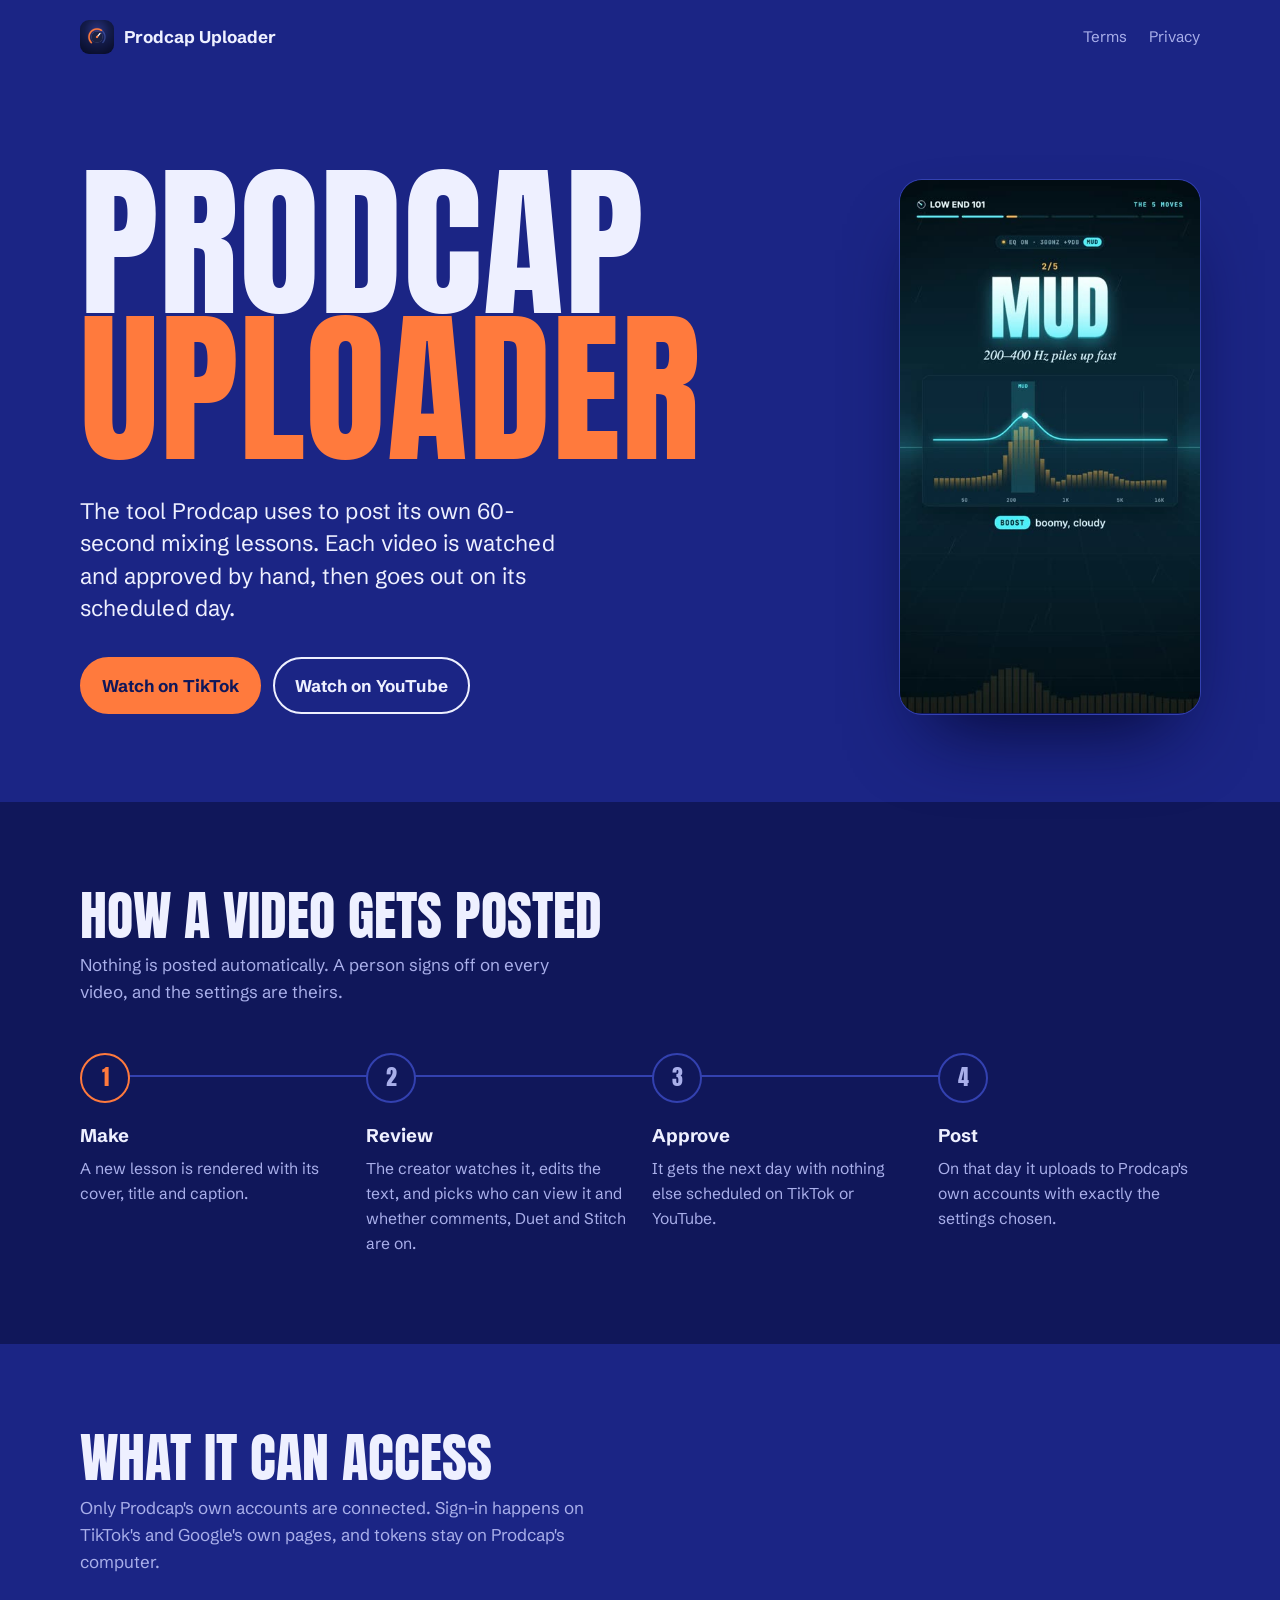
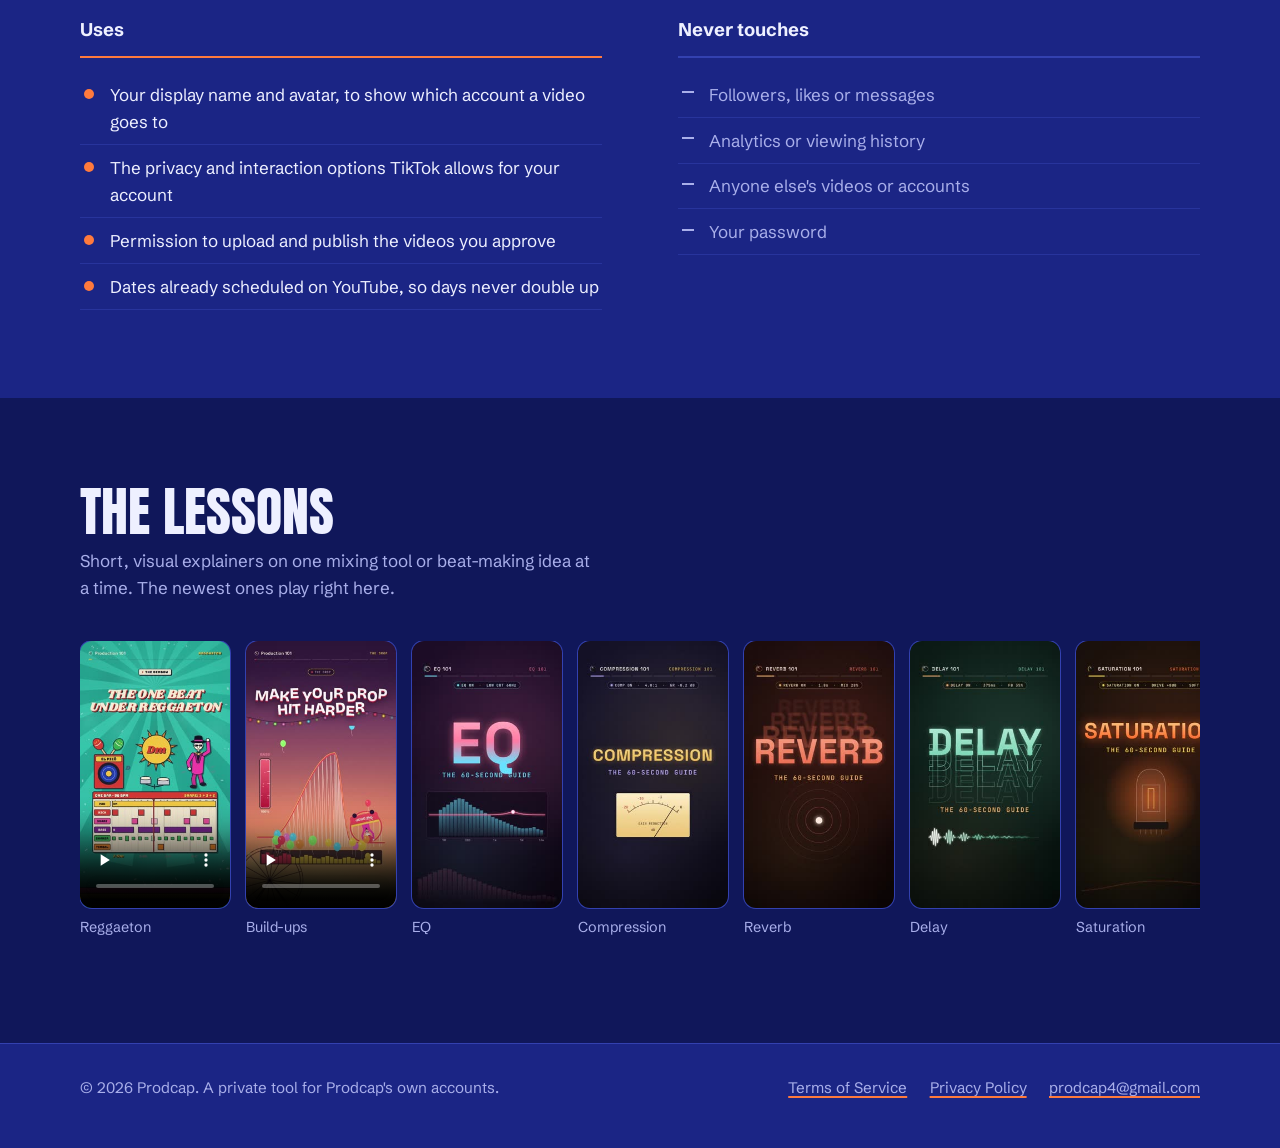
<file: index.html>
<!doctype html>
<html lang="en">
<head>
<meta charset="utf-8">
<meta name="viewport" content="width=device-width, initial-scale=1">
<title>Prodcap Uploader</title>
<meta name="description" content="The tool Prodcap uses to post its own 60-second mixing lessons to TikTok and YouTube, after each one is reviewed by hand.">
<link rel="icon" href="icon.png">
<link rel="stylesheet" href="style.css">
</head>
<body>
<div class="wrap">
  <header class="bar">
    <a class="mark" href="./"><img src="icon.png" alt="">Prodcap Uploader</a>
    <nav><a href="terms.html">Terms</a><a href="privacy.html">Privacy</a></nav>
  </header>

  <section class="hero">
    <div>
      <h1 class="display">Prodcap<span>Uploader</span></h1>
      <p class="lede">The tool Prodcap uses to post its own 60-second mixing lessons. Each video is watched and approved by hand, then goes out on its scheduled day.</p>
      <div class="links">
        <a class="btn primary" href="https://www.tiktok.com/@prodcap">Watch on TikTok</a>
        <a class="btn" href="https://www.youtube.com/@prodcap4">Watch on YouTube</a>
      </div>
    </div>
    <div class="clip">
      <video src="media/loop.mp4" poster="media/loop-poster.jpg" autoplay muted loop playsinline aria-label="Clip from Low End 101, a Prodcap lesson on mixing kick and bass"></video>
    </div>
  </section>
</div>

<section class="band">
  <div class="wrap">
    <h2>How a video gets posted</h2>
    <p class="intro">Nothing is posted automatically. A person signs off on every video, and the settings are theirs.</p>
    <ol class="chain" id="chain">
      <li><h3>Make</h3><p>A new lesson is rendered with its cover, title and caption.</p></li>
      <li><h3>Review</h3><p>The creator watches it, edits the text, and picks who can view it and whether comments, Duet and Stitch are on.</p></li>
      <li><h3>Approve</h3><p>It gets the next day with nothing else scheduled on TikTok or YouTube.</p></li>
      <li><h3>Post</h3><p>On that day it uploads to Prodcap's own accounts with exactly the settings chosen.</p></li>
    </ol>
  </div>
</section>

<section class="section">
  <div class="wrap">
    <h2>What it can access</h2>
    <p class="intro">Only Prodcap's own accounts are connected. Sign-in happens on TikTok's and Google's own pages, and tokens stay on Prodcap's computer.</p>
    <div class="access">
      <div class="uses">
        <h3>Uses</h3>
        <ul>
          <li>Your display name and avatar, to show which account a video goes to</li>
          <li>The privacy and interaction options TikTok allows for your account</li>
          <li>Permission to upload and publish the videos you approve</li>
          <li>Dates already scheduled on YouTube, so days never double up</li>
        </ul>
      </div>
      <div class="never">
        <h3>Never touches</h3>
        <ul>
          <li>Followers, likes or messages</li>
          <li>Analytics or viewing history</li>
          <li>Anyone else's videos or accounts</li>
          <li>Your password</li>
        </ul>
      </div>
    </div>
  </div>
</section>

<section class="band">
  <div class="wrap">
    <h2>The lessons</h2>
    <p class="intro">Short, visual explainers on one mixing tool or beat-making idea at a time. The newest ones play right here.</p>
    <div class="lessons">
      <figure><video src="media/reggaeton-101.mp4" poster="media/reggaeton-101.jpg" controls playsinline preload="none" aria-label="Reggaeton Beat 101: the dembow drum pattern, built row by row"></video><figcaption>Reggaeton</figcaption></figure>
      <figure><video src="media/buildups-101.mp4" poster="media/buildups-101.jpg" controls playsinline preload="none" aria-label="Build-Ups 101: a high-pass filter build into the drop"></video><figcaption>Build-ups</figcaption></figure>
      <figure><img src="media/eq-101.jpg" alt="EQ 101 title card" loading="lazy"><figcaption>EQ</figcaption></figure>
      <figure><img src="media/compression-101.jpg" alt="Compression 101 title card" loading="lazy"><figcaption>Compression</figcaption></figure>
      <figure><img src="media/reverb-101.jpg" alt="Reverb 101 title card" loading="lazy"><figcaption>Reverb</figcaption></figure>
      <figure><img src="media/delay-101.jpg" alt="Delay 101 title card" loading="lazy"><figcaption>Delay</figcaption></figure>
      <figure><img src="media/saturation-101.jpg" alt="Saturation 101 title card" loading="lazy"><figcaption>Saturation</figcaption></figure>
      <figure><img src="media/sidechain-101.jpg" alt="Sidechain 101 title card" loading="lazy"><figcaption>Sidechain</figcaption></figure>
      <figure><img src="media/stereo-101.jpg" alt="Stereo 101 title card" loading="lazy"><figcaption>Stereo width</figcaption></figure>
      <figure><img src="media/chorus-101.jpg" alt="Chorus 101 title card" loading="lazy"><figcaption>Chorus</figcaption></figure>
      <figure><img src="media/limiter-101.jpg" alt="Limiter 101 title card" loading="lazy"><figcaption>Limiter</figcaption></figure>
    </div>
  </div>
</section>

<footer>
  <div class="wrap">
    <span>© 2026 Prodcap. A private tool for Prodcap's own accounts.</span>
    <nav><a href="terms.html">Terms of Service</a><a href="privacy.html">Privacy Policy</a><a href="mailto:prodcap4@gmail.com">prodcap4@gmail.com</a></nav>
  </div>
</footer>

<script>
  // One pass of the signal through the chain, lighting each step as it arrives.
  const chain = document.getElementById('chain');
  const steps = [...chain.children];
  const reduce = matchMedia('(prefers-reduced-motion: reduce)').matches;
  const start = () => {
    if (reduce || innerWidth <= 760) { steps.forEach((s) => s.classList.add('lit')); return; }
    chain.classList.add('run');
    steps.forEach((s, i) => setTimeout(() => s.classList.add('lit'), 300 + 2600 * (i / (steps.length - 1)) * 0.92));
  };
  new IntersectionObserver((entries, obs) => {
    if (entries[0].isIntersecting) { start(); obs.disconnect(); }
  }, { threshold: 0.5 }).observe(chain);
</script>
</body>
</html>
</file>
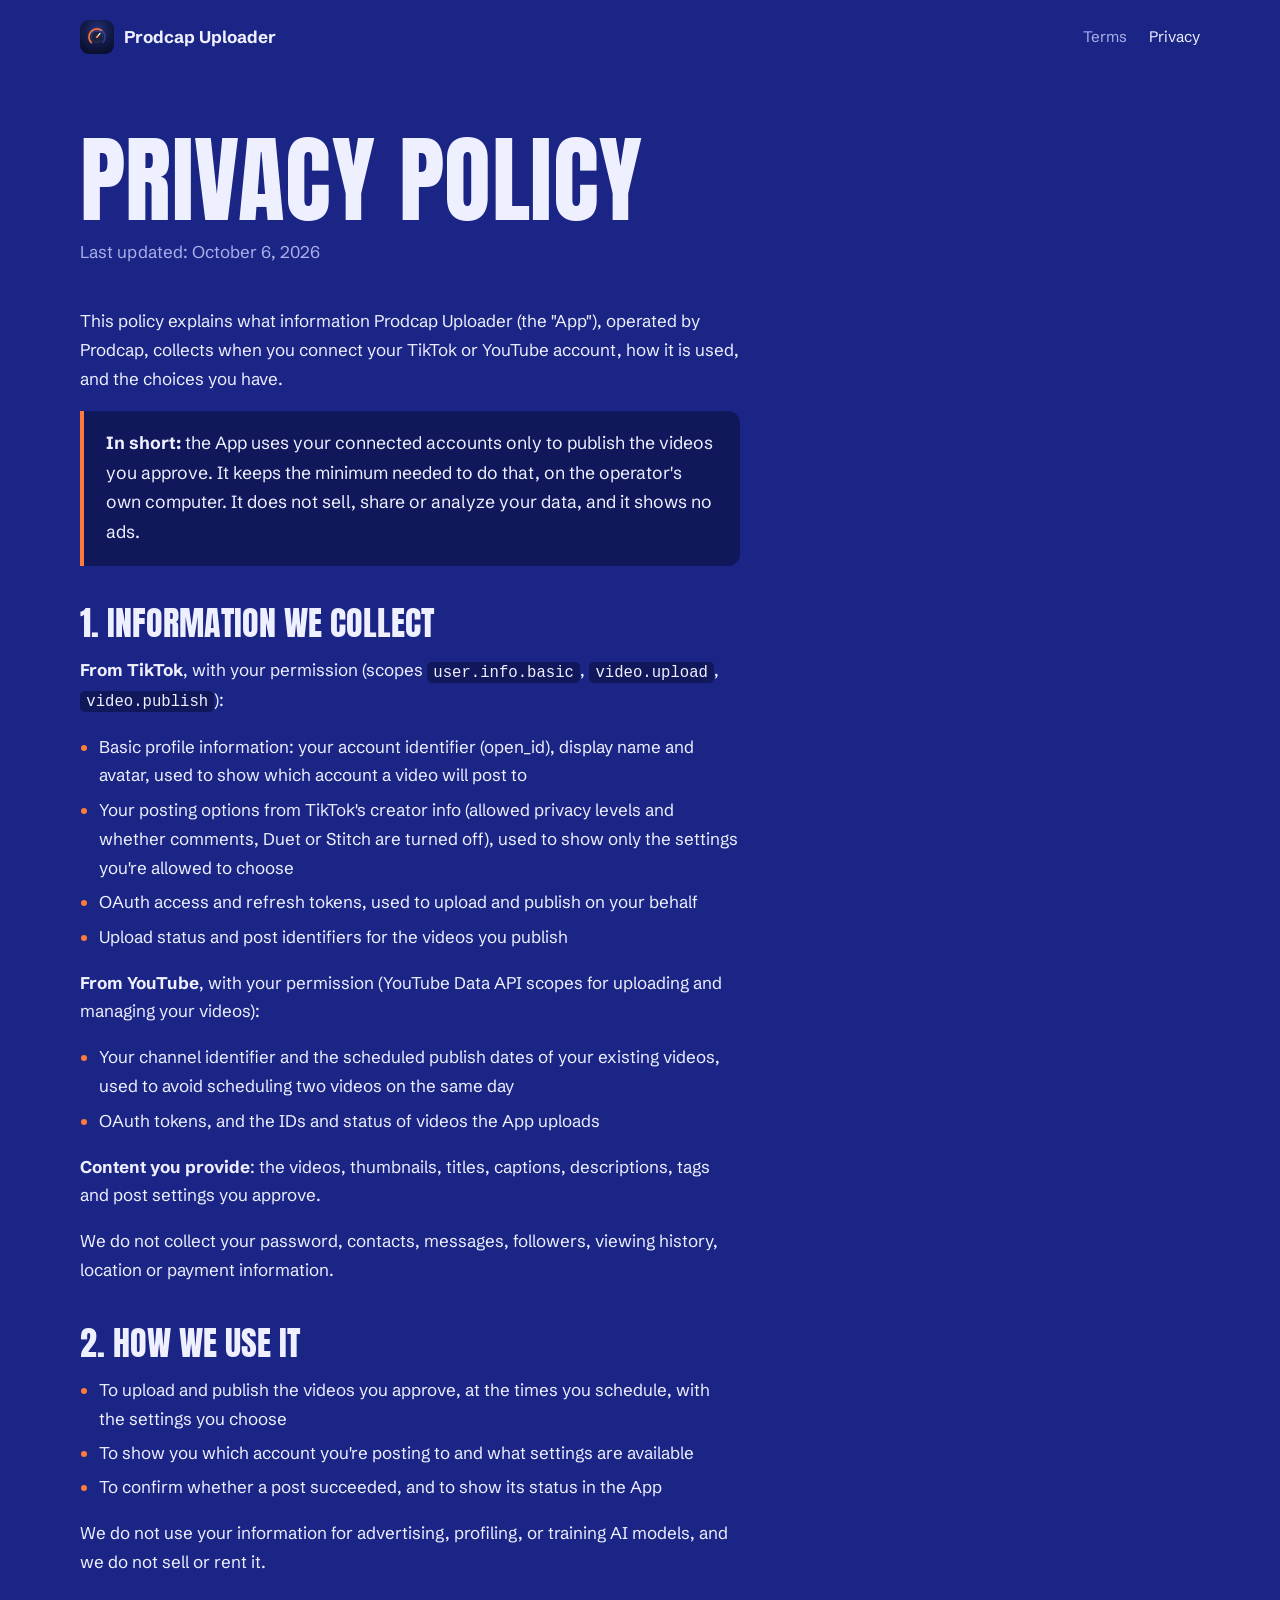
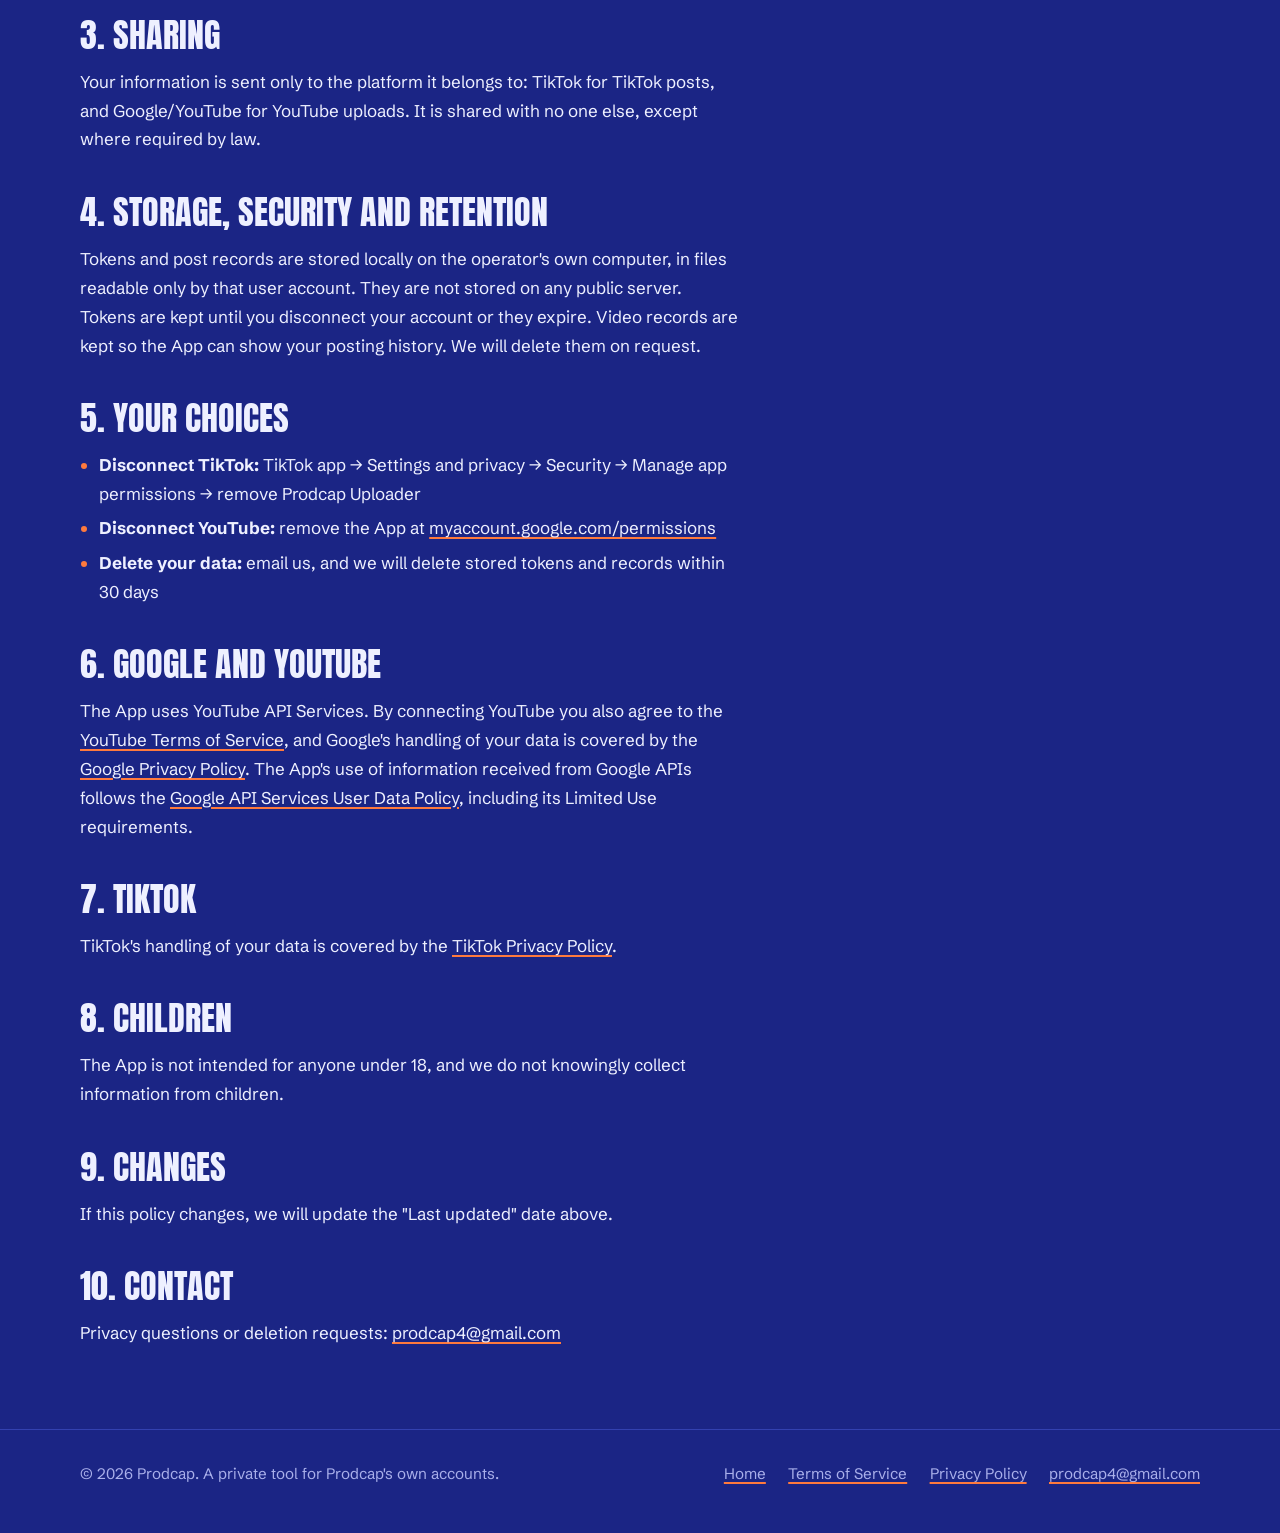
<file: privacy.html>
<!doctype html>
<html lang="en">
<head>
<meta charset="utf-8">
<meta name="viewport" content="width=device-width, initial-scale=1">
<title>Privacy Policy · Prodcap Uploader</title>
<link rel="icon" href="icon.png">
<link rel="stylesheet" href="style.css">
</head>
<body>
<div class="wrap">
  <header class="bar">
    <a class="mark" href="./"><img src="icon.png" alt="">Prodcap Uploader</a>
    <nav><a href="terms.html">Terms</a><a href="privacy.html" aria-current="page">Privacy</a></nav>
  </header>
  <main class="doc">
    <h1 class="display">Privacy Policy</h1>
    <p class="updated">Last updated: October 6, 2026</p>
    <div class="body">
<p>This policy explains what information Prodcap Uploader (the "App"), operated by Prodcap, collects when you connect your TikTok or YouTube account, how it is used, and the choices you have.</p>

<p class="summary"><b>In short:</b> the App uses your connected accounts only to publish the videos you approve. It keeps the minimum needed to do that, on the operator's own computer. It does not sell, share or analyze your data, and it shows no ads.</p>

<h2>1. Information we collect</h2>
<p><b>From TikTok</b>, with your permission (scopes <code>user.info.basic</code>, <code>video.upload</code>, <code>video.publish</code>):</p>
<ul>
<li>Basic profile information: your account identifier (open_id), display name and avatar, used to show which account a video will post to</li>
<li>Your posting options from TikTok's creator info (allowed privacy levels and whether comments, Duet or Stitch are turned off), used to show only the settings you're allowed to choose</li>
<li>OAuth access and refresh tokens, used to upload and publish on your behalf</li>
<li>Upload status and post identifiers for the videos you publish</li>
</ul>
<p><b>From YouTube</b>, with your permission (YouTube Data API scopes for uploading and managing your videos):</p>
<ul>
<li>Your channel identifier and the scheduled publish dates of your existing videos, used to avoid scheduling two videos on the same day</li>
<li>OAuth tokens, and the IDs and status of videos the App uploads</li>
</ul>
<p><b>Content you provide</b>: the videos, thumbnails, titles, captions, descriptions, tags and post settings you approve.</p>
<p>We do not collect your password, contacts, messages, followers, viewing history, location or payment information.</p>

<h2>2. How we use it</h2>
<ul>
<li>To upload and publish the videos you approve, at the times you schedule, with the settings you choose</li>
<li>To show you which account you're posting to and what settings are available</li>
<li>To confirm whether a post succeeded, and to show its status in the App</li>
</ul>
<p>We do not use your information for advertising, profiling, or training AI models, and we do not sell or rent it.</p>

<h2>3. Sharing</h2>
<p>Your information is sent only to the platform it belongs to: TikTok for TikTok posts, and Google/YouTube for YouTube uploads. It is shared with no one else, except where required by law.</p>

<h2>4. Storage, security and retention</h2>
<p>Tokens and post records are stored locally on the operator's own computer, in files readable only by that user account. They are not stored on any public server. Tokens are kept until you disconnect your account or they expire. Video records are kept so the App can show your posting history. We will delete them on request.</p>

<h2>5. Your choices</h2>
<ul>
<li><b>Disconnect TikTok:</b> TikTok app → Settings and privacy → Security → Manage app permissions → remove Prodcap Uploader</li>
<li><b>Disconnect YouTube:</b> remove the App at <a href="https://myaccount.google.com/permissions">myaccount.google.com/permissions</a></li>
<li><b>Delete your data:</b> email us, and we will delete stored tokens and records within 30 days</li>
</ul>

<h2>6. Google and YouTube</h2>
<p>The App uses YouTube API Services. By connecting YouTube you also agree to the <a href="https://www.youtube.com/t/terms">YouTube Terms of Service</a>, and Google's handling of your data is covered by the <a href="https://policies.google.com/privacy">Google Privacy Policy</a>. The App's use of information received from Google APIs follows the <a href="https://developers.google.com/terms/api-services-user-data-policy">Google API Services User Data Policy</a>, including its Limited Use requirements.</p>

<h2>7. TikTok</h2>
<p>TikTok's handling of your data is covered by the <a href="https://www.tiktok.com/legal/page/global/privacy-policy/en">TikTok Privacy Policy</a>.</p>

<h2>8. Children</h2>
<p>The App is not intended for anyone under 18, and we do not knowingly collect information from children.</p>

<h2>9. Changes</h2>
<p>If this policy changes, we will update the "Last updated" date above.</p>

<h2>10. Contact</h2>
<p>Privacy questions or deletion requests: <a href="mailto:prodcap4@gmail.com">prodcap4@gmail.com</a></p>
    </div>
  </main>
</div>
<footer>
  <div class="wrap">
    <span>© 2026 Prodcap. A private tool for Prodcap's own accounts.</span>
    <nav><a href="./">Home</a><a href="terms.html">Terms of Service</a><a href="privacy.html">Privacy Policy</a><a href="mailto:prodcap4@gmail.com">prodcap4@gmail.com</a></nav>
  </div>
</footer>
</body>
</html>
</file>
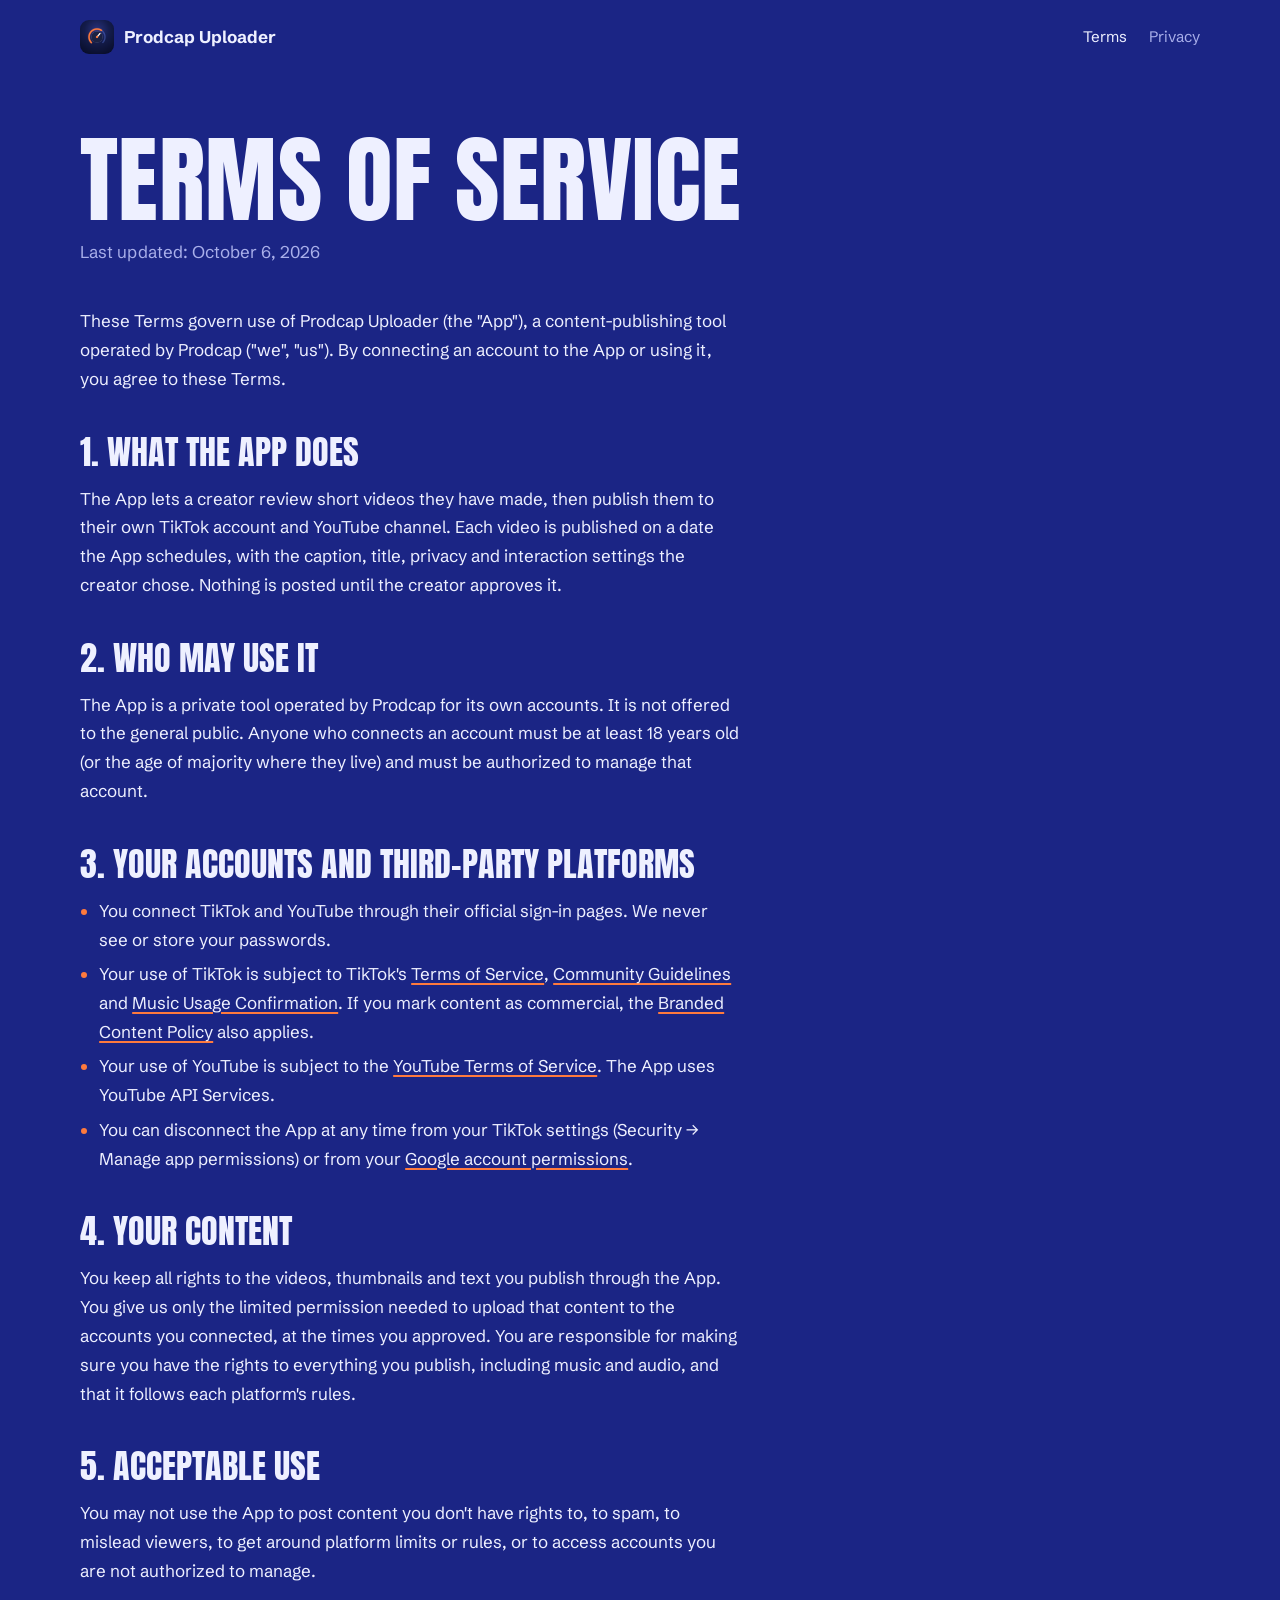
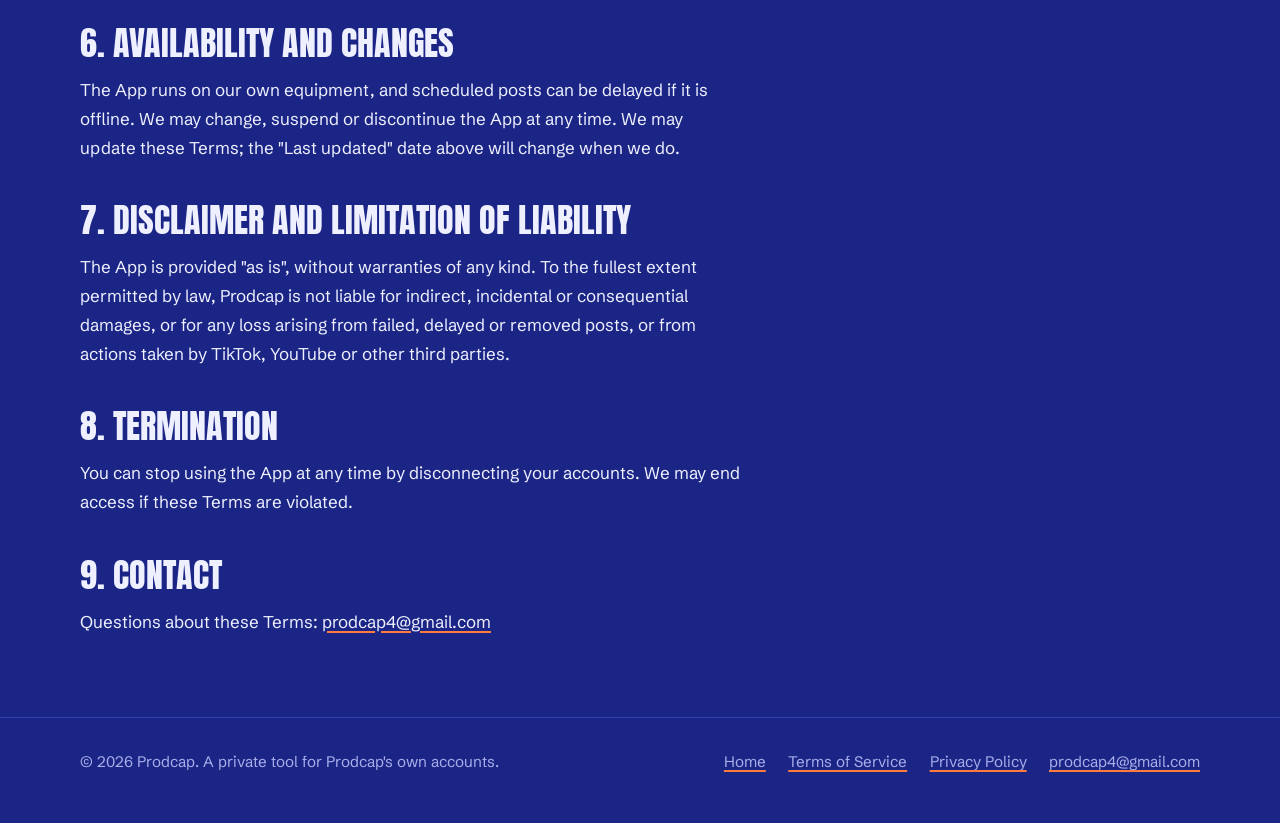
<file: terms.html>
<!doctype html>
<html lang="en">
<head>
<meta charset="utf-8">
<meta name="viewport" content="width=device-width, initial-scale=1">
<title>Terms of Service · Prodcap Uploader</title>
<link rel="icon" href="icon.png">
<link rel="stylesheet" href="style.css">
</head>
<body>
<div class="wrap">
  <header class="bar">
    <a class="mark" href="./"><img src="icon.png" alt="">Prodcap Uploader</a>
    <nav><a href="terms.html" aria-current="page">Terms</a><a href="privacy.html">Privacy</a></nav>
  </header>
  <main class="doc">
    <h1 class="display">Terms of Service</h1>
    <p class="updated">Last updated: October 6, 2026</p>
    <div class="body">
<p>These Terms govern use of Prodcap Uploader (the "App"), a content-publishing tool operated by Prodcap ("we", "us"). By connecting an account to the App or using it, you agree to these Terms.</p>

<h2>1. What the App does</h2>
<p>The App lets a creator review short videos they have made, then publish them to their own TikTok account and YouTube channel. Each video is published on a date the App schedules, with the caption, title, privacy and interaction settings the creator chose. Nothing is posted until the creator approves it.</p>

<h2>2. Who may use it</h2>
<p>The App is a private tool operated by Prodcap for its own accounts. It is not offered to the general public. Anyone who connects an account must be at least 18 years old (or the age of majority where they live) and must be authorized to manage that account.</p>

<h2>3. Your accounts and third-party platforms</h2>
<ul>
<li>You connect TikTok and YouTube through their official sign-in pages. We never see or store your passwords.</li>
<li>Your use of TikTok is subject to TikTok's <a href="https://www.tiktok.com/legal/page/global/terms-of-service/en">Terms of Service</a>, <a href="https://www.tiktok.com/community-guidelines">Community Guidelines</a> and <a href="https://www.tiktok.com/legal/page/global/music-usage-confirmation/en">Music Usage Confirmation</a>. If you mark content as commercial, the <a href="https://www.tiktok.com/legal/page/global/bc-policy/en">Branded Content Policy</a> also applies.</li>
<li>Your use of YouTube is subject to the <a href="https://www.youtube.com/t/terms">YouTube Terms of Service</a>. The App uses YouTube API Services.</li>
<li>You can disconnect the App at any time from your TikTok settings (Security → Manage app permissions) or from your <a href="https://myaccount.google.com/permissions">Google account permissions</a>.</li>
</ul>

<h2>4. Your content</h2>
<p>You keep all rights to the videos, thumbnails and text you publish through the App. You give us only the limited permission needed to upload that content to the accounts you connected, at the times you approved. You are responsible for making sure you have the rights to everything you publish, including music and audio, and that it follows each platform's rules.</p>

<h2>5. Acceptable use</h2>
<p>You may not use the App to post content you don't have rights to, to spam, to mislead viewers, to get around platform limits or rules, or to access accounts you are not authorized to manage.</p>

<h2>6. Availability and changes</h2>
<p>The App runs on our own equipment, and scheduled posts can be delayed if it is offline. We may change, suspend or discontinue the App at any time. We may update these Terms; the "Last updated" date above will change when we do.</p>

<h2>7. Disclaimer and limitation of liability</h2>
<p>The App is provided "as is", without warranties of any kind. To the fullest extent permitted by law, Prodcap is not liable for indirect, incidental or consequential damages, or for any loss arising from failed, delayed or removed posts, or from actions taken by TikTok, YouTube or other third parties.</p>

<h2>8. Termination</h2>
<p>You can stop using the App at any time by disconnecting your accounts. We may end access if these Terms are violated.</p>

<h2>9. Contact</h2>
<p>Questions about these Terms: <a href="mailto:prodcap4@gmail.com">prodcap4@gmail.com</a></p>
    </div>
  </main>
</div>
<footer>
  <div class="wrap">
    <span>© 2026 Prodcap. A private tool for Prodcap's own accounts.</span>
    <nav><a href="./">Home</a><a href="terms.html">Terms of Service</a><a href="privacy.html">Privacy Policy</a><a href="mailto:prodcap4@gmail.com">prodcap4@gmail.com</a></nav>
  </div>
</footer>
</body>
</html>
</file>
<file: style.css>
@import url("https://fonts.googleapis.com/css2?family=Anton&family=Schibsted+Grotesk:ital,wght@0,400;0,500;0,700;1,400&display=swap");

:root {
  --field: #1b2585;
  --deep: #10175a;
  --signal: #ff7a3d;
  --signal-soft: rgba(255, 122, 61, 0.18);
  --text: #eef0ff;
  --quiet: #a9afea;
  --line: #3341b0;
  --measure: 66ch;
}

* { box-sizing: border-box; }
html { background: var(--field); }
body {
  margin: 0;
  color: var(--text);
  background: var(--field);
  font: 400 1.0625rem/1.6 "Schibsted Grotesk", system-ui, sans-serif;
  -webkit-font-smoothing: antialiased;
}
img, video { display: block; max-width: 100%; }
a { color: var(--text); text-decoration-color: var(--signal); text-decoration-thickness: 2px; text-underline-offset: 3px; }
a:hover { color: var(--signal); }
:focus-visible { outline: 3px solid var(--signal); outline-offset: 3px; border-radius: 4px; }

.wrap { width: min(1120px, 100% - 2.5rem); margin-inline: auto; }

/* top bar */
.bar { display: flex; align-items: center; justify-content: space-between; gap: 1rem; padding: 1.25rem 0; }
.mark { display: inline-flex; align-items: center; gap: 0.6rem; font-weight: 700; text-decoration: none; }
.mark img { width: 34px; height: 34px; border-radius: 9px; }
.bar nav { display: flex; gap: 1.4rem; font-size: 0.95rem; }
.bar nav a { text-decoration: none; color: var(--quiet); }
.bar nav a:hover, .bar nav a[aria-current] { color: var(--text); }

/* display type */
.display {
  font-family: Anton, Impact, sans-serif;
  font-weight: 400;
  text-transform: uppercase;
  line-height: 0.88;
  letter-spacing: 0.005em;
  margin: 0;
}

/* hero */
.hero { display: grid; grid-template-columns: minmax(0, 1fr) auto; gap: clamp(2rem, 6vw, 5rem); align-items: end; padding: clamp(2.5rem, 8vw, 6rem) 0 clamp(3rem, 8vw, 5.5rem); }
.hero h1 { font-size: clamp(4.2rem, 13vw, 10.5rem); }
.hero h1 span { display: block; color: var(--signal); }
.hero .lede { max-width: 34ch; margin: 2rem 0 0; font-size: clamp(1.15rem, 2vw, 1.4rem); line-height: 1.45; }
.hero .links { display: flex; flex-wrap: wrap; gap: 0.75rem; margin-top: 2rem; }
.btn { display: inline-flex; align-items: center; gap: 0.5rem; padding: 0.8rem 1.25rem; border-radius: 999px; font-weight: 700; text-decoration: none; border: 2px solid var(--text); }
.btn.primary { background: var(--signal); border-color: var(--signal); color: var(--deep); }
.btn.primary:hover { background: var(--text); border-color: var(--text); color: var(--deep); }
.btn:not(.primary):hover { color: var(--deep); background: var(--text); }
.clip { width: clamp(220px, 26vw, 300px); aspect-ratio: 9 / 16; border-radius: 22px; overflow: hidden; box-shadow: 0 0 0 1px var(--line), 0 40px 80px -30px #050833; background: var(--deep); }
.clip video { width: 100%; height: 100%; object-fit: cover; }

/* sections */
.band { background: var(--deep); padding: clamp(3rem, 8vw, 5.5rem) 0; }
.section { padding: clamp(3rem, 8vw, 5.5rem) 0; }
h2 { font-family: Anton, Impact, sans-serif; font-weight: 400; text-transform: uppercase; font-size: clamp(2.2rem, 5vw, 3.4rem); line-height: 0.95; margin: 0 0 0.6rem; }
.intro { color: var(--quiet); max-width: 52ch; margin: 0; }

/* the signal chain: four real steps in order */
.chain { --n: 4; position: relative; display: grid; grid-template-columns: repeat(var(--n), minmax(0, 1fr)); gap: 1.5rem; margin: 3rem 0 0; padding: 0; list-style: none; counter-reset: step; }
.chain::before { content: ""; position: absolute; left: 22px; width: calc(75% + 1.125rem); top: 22px; height: 2px; background: var(--line); }
.chain::after { content: ""; position: absolute; top: 17px; left: 17px; width: 12px; height: 12px; border-radius: 50%; background: var(--signal); box-shadow: 0 0 0 6px var(--signal-soft), 0 0 24px var(--signal); opacity: 0; }
.chain li { position: relative; counter-increment: step; }
.chain li::before {
  content: counter(step); display: grid; place-items: center; width: 46px; height: 46px; border-radius: 50%;
  background: var(--deep); border: 2px solid var(--line); font: 400 1.35rem/1 Anton, sans-serif; color: var(--quiet);
  position: relative; z-index: 1; margin-bottom: 1.1rem; transition: border-color .3s, color .3s;
}
.chain h3 { margin: 0 0 0.35rem; font-size: 1.15rem; }
.chain p { margin: 0; color: var(--quiet); font-size: 0.98rem; max-width: 28ch; }
.chain li.lit::before { border-color: var(--signal); color: var(--signal); }

@media (prefers-reduced-motion: no-preference) {
  .chain.run::after { animation: travel 2.6s cubic-bezier(.55,.1,.3,1) .3s forwards; }
  @keyframes travel {
    0% { opacity: 0; left: 17px; }
    8% { opacity: 1; }
    92% { opacity: 1; }
    100% { opacity: 0; left: calc(75% + 1.125rem + 17px); }
  }
}

/* access: what it uses / never touches */
.access { display: grid; grid-template-columns: 1fr 1fr; gap: clamp(2rem, 6vw, 5rem); margin-top: 2.5rem; }
.access h3 { font-size: 1.15rem; margin: 0 0 0.9rem; padding-bottom: 0.7rem; border-bottom: 2px solid var(--signal); }
.access .never h3 { border-bottom-color: var(--line); }
.access ul { margin: 0; padding: 0; list-style: none; }
.access li { padding: 0.55rem 0 0.55rem 1.9rem; position: relative; border-bottom: 1px solid rgba(51, 65, 176, 0.55); }
.access .uses li::before { content: ""; position: absolute; left: 0.25rem; top: 1.05rem; width: 10px; height: 10px; border-radius: 50%; background: var(--signal); }
.access .never li { color: var(--quiet); }
.access .never li::before { content: ""; position: absolute; left: 0.2rem; top: 1.2rem; width: 12px; height: 2px; background: var(--quiet); }

/* the lessons */
.lessons { display: grid; grid-auto-flow: column; grid-auto-columns: 150px; gap: 1rem; overflow-x: auto; margin-top: 2.5rem; padding-bottom: 1rem; scroll-snap-type: x mandatory; scrollbar-color: var(--line) transparent; }
.lessons figure { margin: 0; scroll-snap-align: start; }
.lessons img, .lessons video { width: 150px; aspect-ratio: 9 / 16; object-fit: cover; border-radius: 12px; box-shadow: 0 0 0 1px var(--line); background: #000; }
.lessons figcaption { margin-top: 0.5rem; font-size: 0.9rem; color: var(--quiet); }

/* footer */
footer { border-top: 1px solid var(--line); padding: 2rem 0 3rem; color: var(--quiet); font-size: 0.95rem; }
footer .wrap { display: flex; flex-wrap: wrap; justify-content: space-between; gap: 1rem; }
footer nav { display: flex; flex-wrap: wrap; gap: 1.4rem; }
footer a { color: var(--quiet); }

/* legal pages */
.doc { padding: clamp(2rem, 6vw, 4rem) 0 4rem; }
.doc h1 { font-size: clamp(3.2rem, 9vw, 6rem); }
.doc .updated { color: var(--quiet); margin: 1rem 0 2.5rem; }
.doc .body { max-width: var(--measure); }
.doc h2 { font-size: clamp(1.6rem, 3.4vw, 2.1rem); margin: 2.6rem 0 0.6rem; }
.doc p, .doc li { line-height: 1.7; }
.doc ul { padding-left: 1.2rem; }
.doc li { margin: 0.35rem 0; }
.doc li::marker { color: var(--signal); }
.doc code { font-size: 0.92em; background: var(--deep); padding: 0.1em 0.4em; border-radius: 5px; }
.summary { border-left: 4px solid var(--signal); background: var(--deep); padding: 1.1rem 1.4rem; border-radius: 0 12px 12px 0; margin: 0 0 1rem; font-size: 1.1rem; }

@media (max-width: 760px) {
  .hero { grid-template-columns: 1fr; }
  .clip { width: min(260px, 70vw); }
  .chain { grid-template-columns: 1fr; gap: 1.8rem; }
  .chain::before { left: 22px; top: 22px; bottom: 22px; width: 2px; height: auto; }
  .chain::after { display: none; }
  .chain li { display: grid; grid-template-columns: 46px 1fr; column-gap: 1.1rem; }
  .chain li::before { margin: 0; grid-row: span 2; }
  .access { grid-template-columns: 1fr; }
  .bar nav { gap: 1rem; font-size: 0.9rem; }
}
</file>
